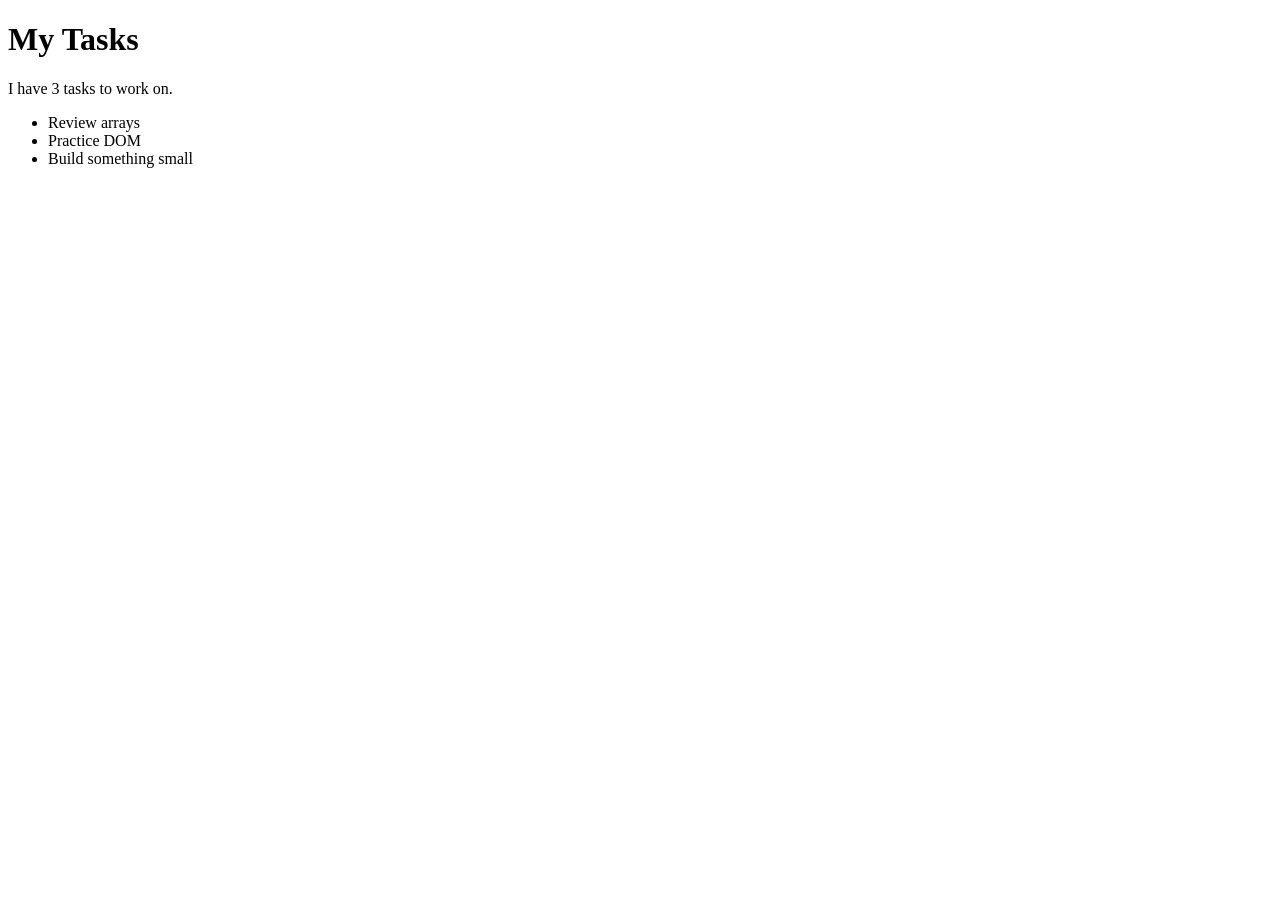
<file: JavaScript-reference/04-Browser/18-DOM/index.html>
<!doctype html>
<html lang="en">
  <head>
    <meta charset="UTF-8" />
    <meta name="viewport" content="width=device-width, initial-scale=1" />
    <title>DOM Practice</title>
  </head>
  <body>
    <h1 id="heading">My Tasks</h1>
    <p id="summary">Loading tasks...</p>
    <ul id="task-list"></ul>
    <script src="app.js" defer></script>
  </body>
</html>
</file>
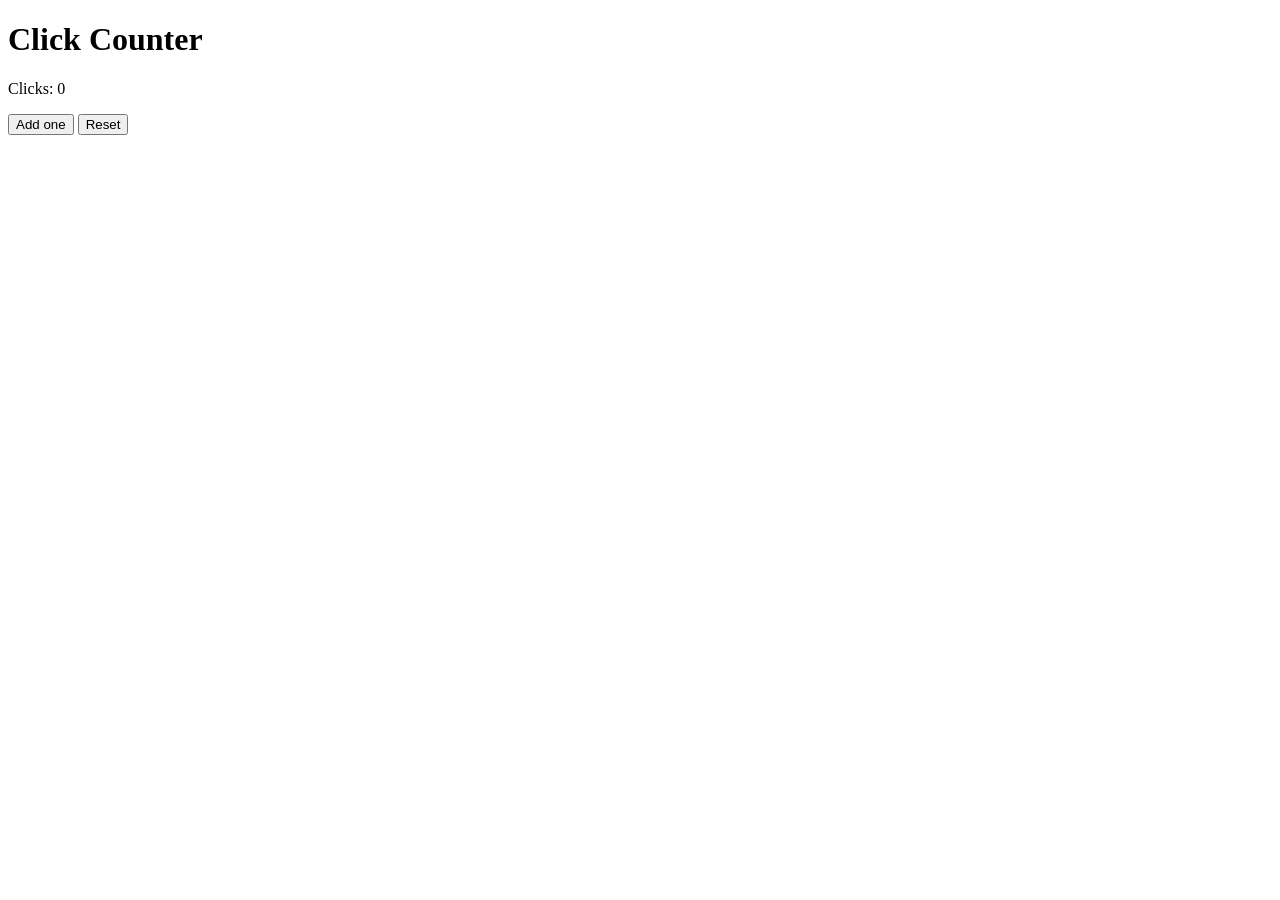
<file: JavaScript-reference/04-Browser/19-Events/index.html>
<!doctype html>
<html lang="en">
  <head>
    <meta charset="UTF-8" />
    <meta name="viewport" content="width=device-width, initial-scale=1" />
    <title>Events Practice</title>
  </head>
  <body>
    <h1>Click Counter</h1>
    <p id="count" aria-live="polite">Clicks: 0</p>
    <button id="add-button" type="button">Add one</button>
    <button id="reset-button" type="button">Reset</button>
    <script src="app.js" defer></script>
  </body>
</html>
</file>
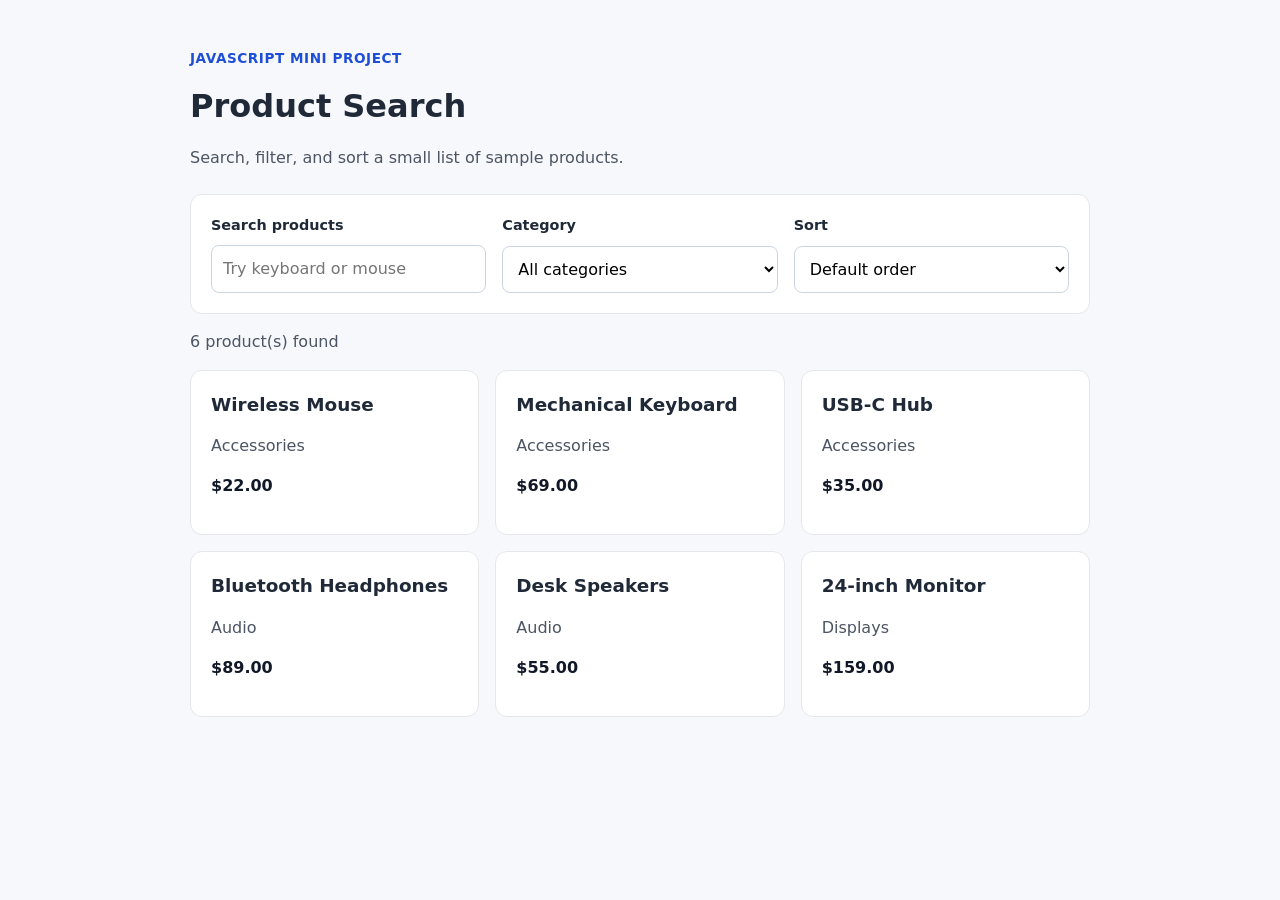
<file: JavaScript-reference/projects/03-product-search-app/index.html>
<!doctype html>
<html lang="en">
  <head>
    <meta charset="UTF-8" />
    <meta name="viewport" content="width=device-width, initial-scale=1" />
    <title>Product Search — JavaScript Practice</title>
    <link rel="stylesheet" href="style.css" />
    <script src="app.js" defer></script>
  </head>
  <body>
    <main class="container">
      <header>
        <p class="eyebrow">JavaScript mini project</p>
        <h1>Product Search</h1>
        <p>Search, filter, and sort a small list of sample products.</p>
      </header>

      <section class="controls" aria-label="Product filters">
        <div class="field">
          <label for="search">Search products</label>
          <input id="search" type="search" placeholder="Try keyboard or mouse" />
        </div>
        <div class="field">
          <label for="category">Category</label>
          <select id="category">
            <option value="all">All categories</option>
            <option value="Accessories">Accessories</option>
            <option value="Audio">Audio</option>
            <option value="Displays">Displays</option>
          </select>
        </div>
        <div class="field">
          <label for="sort">Sort</label>
          <select id="sort">
            <option value="default">Default order</option>
            <option value="low">Price: low to high</option>
            <option value="high">Price: high to low</option>
          </select>
        </div>
      </section>

      <p id="result-count" role="status" aria-live="polite"></p>
      <div id="product-list" class="products"></div>
    </main>
  </body>
</html>
</file>
<file: JavaScript-reference/projects/03-product-search-app/style.css>
* { box-sizing: border-box; }
body { margin: 0; background: #f7f8fb; color: #1f2937; font: 16px/1.5 system-ui, sans-serif; }
.container { width: min(900px, 92%); margin: 48px auto; }
header { margin-bottom: 24px; }
h1 { margin: 0 0 6px; font-size: 2rem; }
p { color: #4b5563; }
.eyebrow { color: #1d4ed8; font-size: 0.85rem; font-weight: 700; letter-spacing: .04em; text-transform: uppercase; }
.controls { background: white; border: 1px solid #e5e7eb; padding: 20px; border-radius: 12px; display: grid; grid-template-columns: repeat(3, minmax(0, 1fr)); gap: 8px 16px; }
.field { display: grid; gap: 8px; }
.controls label { font-size: .9rem; font-weight: 600; }
input, select { min-width: 0; padding: 11px; border: 1px solid #cbd5e1; border-radius: 8px; background: white; font: inherit; }
input:focus-visible, select:focus-visible { outline: 2px solid #2563eb; outline-offset: 2px; }
.products { display: grid; grid-template-columns: repeat(auto-fit, minmax(220px, 1fr)); gap: 16px; }
.product { background: white; border: 1px solid #e5e7eb; border-radius: 12px; padding: 20px; }
.product h2 { margin: 0 0 8px; font-size: 1.15rem; }
.price { font-weight: 700; color: #111827; }
.empty { padding: 20px; background: white; border-radius: 12px; }
@media (max-width: 650px) { .controls { grid-template-columns: 1fr; } .container { margin: 24px auto; } }
</file>
